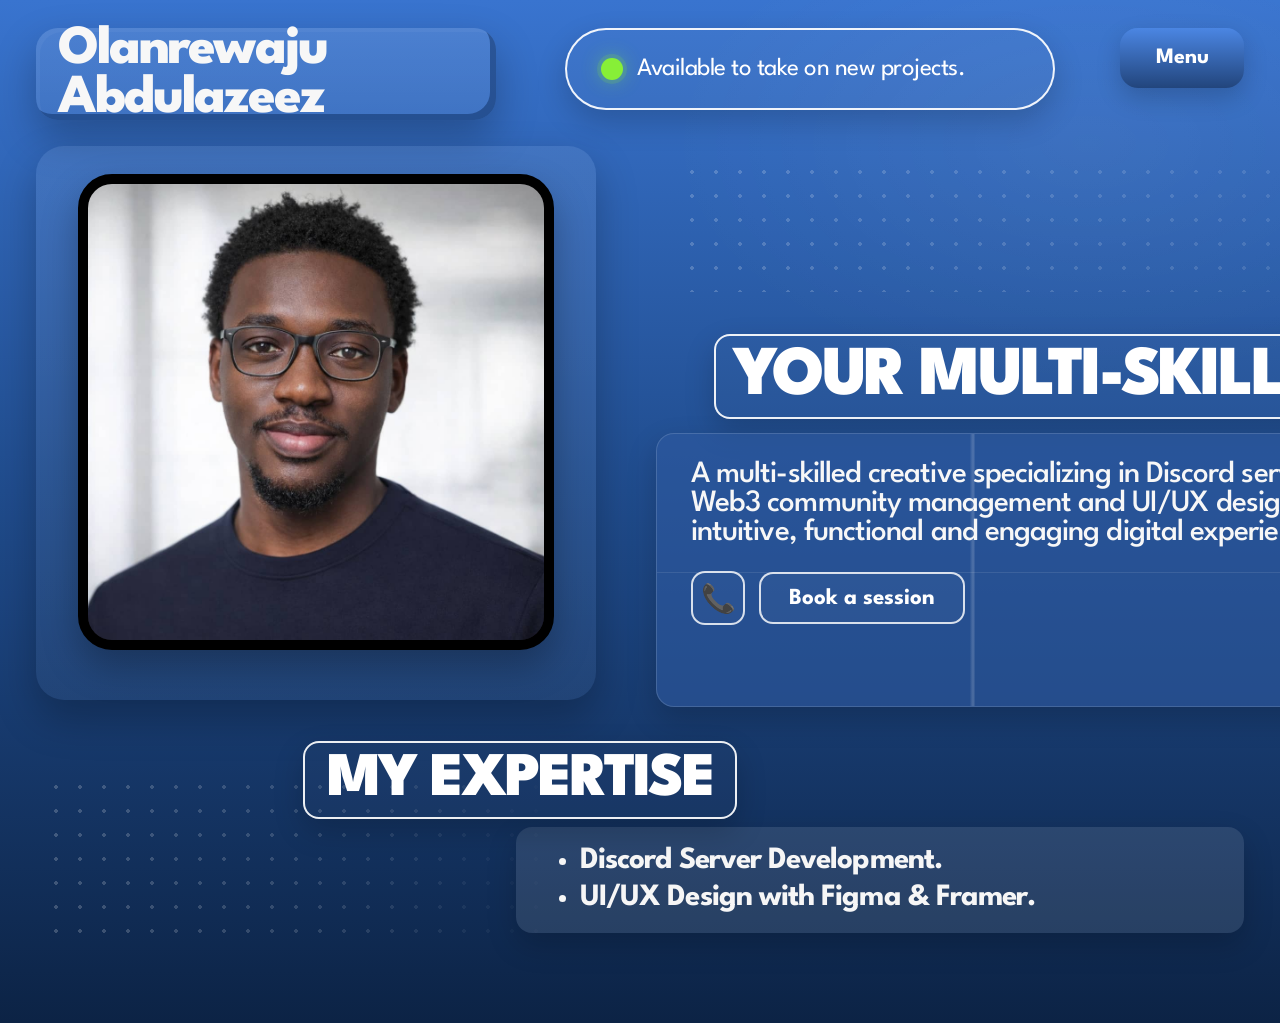
<file: index.html>
<!DOCTYPE html>
<html lang="en">
<head>
  <meta charset="UTF-8" />
  <meta name="viewport" content="width=device-width, initial-scale=1.0" />
  <title>Olanrewaju Abdulazeez</title>

  <link rel="preconnect" href="https://fonts.googleapis.com">
  <link rel="preconnect" href="https://fonts.gstatic.com" crossorigin>
  <link href="https://fonts.googleapis.com/css2?family=League+Spartan:wght@500;600;700;800;900&display=swap" rel="stylesheet">

  <style>
    :root{
      --white:#ffffff;
      --green:#87ef37;
      --bg1:#3974cf;
      --bg2:#204c8d;
      --bg3:#0c2345;
      --panel:#2f5aa1;
      --panel2:rgba(255,255,255,.08);
      --panel3:rgba(255,255,255,.10);
      --stroke:rgba(255,255,255,.92);
      --grid:rgba(255,255,255,.14);
      --shadow:0 18px 40px rgba(0,0,0,.25);
      --softShadow:0 12px 30px rgba(0,0,0,.18);
      --font:"League Spartan", sans-serif;
      --max:1440px;
    }

    *{box-sizing:border-box}
    html,body{margin:0;padding:0}
    body{
      font-family:var(--font);
      color:var(--white);
      min-height:100vh;
      background:
        radial-gradient(700px 400px at 85% 14%, rgba(255,255,255,.05), transparent 60%),
        linear-gradient(180deg, var(--bg1) 0%, var(--bg2) 48%, var(--bg3) 100%);
      overflow-x:hidden;
    }

    a{text-decoration:none;color:inherit}

    .page{
      width:min(100%, var(--max));
      margin:0 auto;
      padding:28px 36px 42px;
      position:relative;
    }

    /* top bar */
    .top{
      display:grid;
      grid-template-columns: 460px 1fr 120px;
      align-items:start;
      gap:26px;
    }

    .name-box{
      height:92px;
      display:flex;
      align-items:center;
      padding:0 22px;
      border-radius:22px;
      background:linear-gradient(180deg, rgba(255,255,255,.10), rgba(255,255,255,.06));
      box-shadow:
        inset -6px -6px 0 rgba(18,52,107,.55),
        inset 4px 4px 0 rgba(255,255,255,.04),
        var(--shadow);
    }

    .name-box h1{
      margin:0;
      font-size:55px;
      line-height:.9;
      letter-spacing:-.035em;
      font-weight:800;
      color:#f7f7f7;
    }

    .status-wrap{
      display:flex;
      justify-content:center;
    }

    .status{
      width:490px;
      height:82px;
      border:2px solid rgba(255,255,255,.92);
      border-radius:999px;
      display:flex;
      align-items:center;
      gap:14px;
      padding:0 34px;
      background:rgba(255,255,255,.03);
      box-shadow:var(--softShadow);
    }

    .status-dot{
      width:22px;
      height:22px;
      border-radius:50%;
      background:var(--green);
      box-shadow:0 0 0 4px rgba(135,239,55,.14), 0 0 20px rgba(135,239,55,.45);
      flex:0 0 auto;
    }

    .status span{
      font-size:25px;
      line-height:1;
      letter-spacing:-.02em;
    }

    .menu-wrap{
      justify-self:end;
      position:relative;
    }

    .menu-btn{
      width:124px;
      height:60px;
      border:none;
      border-radius:18px;
      cursor:pointer;
      color:#fff;
      background:linear-gradient(180deg, #4b86e3 0%, #22457c 100%);
      box-shadow:0 10px 25px rgba(0,0,0,.18);
      font-family:var(--font);
      font-size:22px;
      font-weight:700;
      transition:transform .18s ease, box-shadow .18s ease;
    }

    .menu-btn:hover{
      transform:translateY(-1px);
      box-shadow:0 14px 28px rgba(0,0,0,.24);
    }

    .menu-preview{
      position:absolute;
      top:74px;
      right:0;
      min-width:220px;
      padding:10px;
      border-radius:16px;
      background:rgba(10,24,48,.94);
      border:1px solid rgba(255,255,255,.12);
      box-shadow:0 20px 40px rgba(0,0,0,.25);
      opacity:0;
      transform:translateY(8px);
      pointer-events:none;
      transition:all .18s ease;
      z-index:20;
    }

    .menu-wrap:hover .menu-preview,
    .menu-wrap.open .menu-preview{
      opacity:1;
      transform:translateY(0);
      pointer-events:auto;
    }

    .menu-preview a{
      display:block;
      padding:12px 14px;
      border-radius:12px;
      font-size:18px;
      font-weight:600;
    }

    .menu-preview a:hover{
      background:rgba(255,255,255,.08);
    }

    /* hero area */
    .hero{
      margin-top:18px;
      display:grid;
      grid-template-columns: 560px 1fr;
      gap:60px;
      align-items:start;
    }

    .portrait-panel{
      margin-top:8px;
      width:100%;
      height:554px;
      border-radius:28px;
      background:linear-gradient(180deg, rgba(255,255,255,.08), rgba(255,255,255,.04));
      padding:28px 22px 22px;
      box-shadow:var(--shadow);
      display:flex;
      align-items:flex-start;
      justify-content:center;
    }

    .portrait-frame{
      width:100%;
      max-width:476px;
      aspect-ratio: 1 / 1;
      border-radius:34px;
      overflow:hidden;
      border:10px solid #000;
      background:#111;
      box-shadow:0 16px 36px rgba(0,0,0,.28);
    }

    .portrait-frame img{
      width:100%;
      height:100%;
      object-fit:cover;
      display:block;
    }

    .hero-right{
      position:relative;
      min-height:560px;
      padding-top:4px;
    }

    .dots-top{
      width:100%;
      height:132px;
      margin:18px 0 42px 24px;
      background-image:radial-gradient(rgba(255,255,255,.28) 1.6px, transparent 1.6px);
      background-size:24px 24px;
      opacity:.7;
      mask-image:linear-gradient(90deg, rgba(0,0,0,1), rgba(0,0,0,.55), transparent);
      -webkit-mask-image:linear-gradient(90deg, rgba(0,0,0,1), rgba(0,0,0,.55), transparent);
    }

    .title-box{
      margin-left:58px;
      width:max-content;
      max-width:calc(100% - 58px);
      border:2px solid rgba(255,255,255,.92);
      border-radius:16px;
      padding:10px 18px 8px;
      background:rgba(255,255,255,.02);
      box-shadow:var(--softShadow);
    }

    .title-box h2{
      margin:0;
      font-size:70px;
      line-height:.9;
      letter-spacing:-.045em;
      font-weight:900;
      text-transform:uppercase;
      white-space:nowrap;
    }

    .info-card{
      margin-top:14px;
      width:calc(100% - 6px);
      min-height:274px;
      border-radius:18px;
      background:rgba(47,90,161,.58);
      border:1px solid rgba(255,255,255,.14);
      overflow:hidden;
      position:relative;
      box-shadow:var(--softShadow);
    }

    .info-card::before{
      content:"";
      position:absolute;
      inset:0;
      background:
        linear-gradient(to right,
          transparent 24.8%, rgba(255,255,255,.16) 25%, rgba(255,255,255,.16) 25.12%, transparent 25.24%,
          transparent 49.8%, rgba(255,255,255,.16) 50%, rgba(255,255,255,.16) 50.12%, transparent 50.24%,
          transparent 74.8%, rgba(255,255,255,.16) 75%, rgba(255,255,255,.16) 75.12%, transparent 75.24%),
        linear-gradient(to bottom,
          transparent 50.8%, rgba(255,255,255,.16) 51%, rgba(255,255,255,.16) 51.12%, transparent 51.24%);
      pointer-events:none;
    }

    .info-inner{
      position:relative;
      z-index:2;
      padding:26px 34px 22px 34px;
      height:100%;
      display:flex;
      flex-direction:column;
    }

    .info-inner p{
      margin:0;
      max-width:860px;
      font-size:31px;
      line-height:.94;
      letter-spacing:-.03em;
      font-weight:500;
      color:#f7f7f7;
    }

    .cta-row{
      margin-top:auto;
      display:flex;
      align-items:center;
      gap:14px;
      padding-top:24px;
    }

    .phone{
      width:54px;
      height:54px;
      border-radius:14px;
      border:2px solid rgba(255,255,255,.82);
      display:flex;
      align-items:center;
      justify-content:center;
      font-size:28px;
      background:rgba(255,255,255,.02);
    }

    .session-btn{
      min-width:188px;
      height:52px;
      padding:0 28px;
      border-radius:14px;
      border:2px solid rgba(255,255,255,.82);
      display:inline-flex;
      align-items:center;
      justify-content:center;
      font-size:23px;
      font-weight:700;
      color:#fff;
      background:rgba(255,255,255,.03);
      transition:all .16s ease;
    }

    .session-btn:hover{
      background:#fff;
      color:#234783;
      transform:translateY(-1px);
    }

    /* expertise */
    .expertise{
      position:relative;
      margin-top:34px;
      min-height:240px;
    }

    .dots-bottom{
      position:absolute;
      left:8px;
      top:34px;
      width:520px;
      height:170px;
      background-image:radial-gradient(rgba(255,255,255,.28) 1.6px, transparent 1.6px);
      background-size:24px 24px;
      opacity:.72;
      mask-image:linear-gradient(90deg, rgba(0,0,0,1), rgba(0,0,0,.72), transparent);
      -webkit-mask-image:linear-gradient(90deg, rgba(0,0,0,1), rgba(0,0,0,.72), transparent);
    }

    .expertise-title{
      position:relative;
      z-index:2;
      width:max-content;
      margin:0 auto;
      transform:translateX(-120px);
      border:2px solid rgba(255,255,255,.92);
      border-radius:16px;
      padding:10px 22px 8px;
      background:rgba(255,255,255,.02);
      box-shadow:var(--softShadow);
    }

    .expertise-title h3{
      margin:0;
      font-size:62px;
      line-height:.9;
      font-weight:900;
      letter-spacing:-.045em;
      text-transform:uppercase;
    }

    .expertise-box{
      position:relative;
      z-index:1;
      width:728px;
      min-height:106px;
      margin:8px 0 0 auto;
      border-radius:16px;
      background:rgba(255,255,255,.10);
      box-shadow:var(--softShadow);
      padding:18px 28px 18px 34px;
      display:flex;
      align-items:center;
    }

    .expertise-box ul{
      margin:0;
      padding-left:30px;
    }

    .expertise-box li{
      font-size:31px;
      line-height:1.05;
      letter-spacing:-.03em;
      font-weight:700;
      color:#f6f6f6;
    }

    .expertise-box li + li{
      margin-top:4px;
    }

    @media (max-width: 1260px){
      .top{
        grid-template-columns:1fr;
      }

      .status-wrap{justify-content:flex-start}
      .menu-wrap{justify-self:start}

      .hero{
        grid-template-columns:1fr;
        gap:30px;
      }

      .hero-right{
        min-height:auto;
      }

      .title-box{
        margin-left:0;
      }

      .title-box h2{
        white-space:normal;
        font-size:52px;
      }

      .info-inner p,
      .expertise-box li{
        font-size:24px;
      }

      .expertise-title{
        transform:none;
        margin-left:0;
      }

      .expertise-box{
        width:100%;
      }
    }

    @media (max-width: 780px){
      .page{
        padding:18px 14px 26px;
      }

      .name-box{
        height:74px;
        padding:0 16px;
      }

      .name-box h1{
        font-size:34px;
      }

      .status{
        width:100%;
        height:66px;
        padding:0 18px;
      }

      .status span{
        font-size:19px;
      }

      .portrait-panel{
        height:auto;
        padding:18px 14px 14px;
      }

      .title-box h2{
        font-size:36px;
      }

      .info-inner{
        padding:18px;
      }

      .info-inner p{
        font-size:20px;
      }

      .session-btn{
        font-size:19px;
        min-width:auto;
        padding:0 16px;
      }

      .phone{
        width:48px;
        height:48px;
        font-size:24px;
      }

      .expertise-title h3{
        font-size:40px;
      }

      .expertise-box li{
        font-size:22px;
      }

      .menu-preview{
        right:auto;
        left:0;
      }
    }
  </style>
</head>
<body>
  <div class="page">
    <div class="top">
      <div class="name-box">
        <h1>Olanrewaju Abdulazeez</h1>
      </div>

      <div class="status-wrap">
        <div class="status">
          <span class="status-dot"></span>
          <span>Available to take on new projects.</span>
        </div>
      </div>

      <div class="menu-wrap" id="menuWrap">
        <button class="menu-btn" id="menuBtn" type="button">Menu</button>
        <div class="menu-preview">
          <a href="index.html">Home</a>
          <a href="about.html">About me</a>
          <a href="work.html">Completed Jobs</a>
        </div>
      </div>
    </div>

    <main class="hero">
      <div class="portrait-panel">
        <div class="portrait-frame">
          <img src="assets/img/portrait.jpg" alt="Olanrewaju Abdulazeez portrait">
        </div>
      </div>

      <div class="hero-right">
        <div class="dots-top"></div>

        <div class="title-box">
          <h2>YOUR MULTI-SKILLED DIGITAL CREATOR</h2>
        </div>

        <div class="info-card">
          <div class="info-inner">
            <p>
              A multi-skilled creative specializing in Discord server
              development, Web3 community management and UI/UX design.
              I focus on building intuitive, functional and engaging
              digital experiences.
            </p>

            <div class="cta-row">
              <div class="phone">📞</div>
              <a class="session-btn" href="https://cal.com/olanrewajuabdulazeez/30min" target="_blank" rel="noopener noreferrer">
                Book a session
              </a>
            </div>
          </div>
        </div>
      </div>
    </main>

    <section class="expertise">
      <div class="dots-bottom"></div>

      <div class="expertise-title">
        <h3>MY EXPERTISE</h3>
      </div>

      <div class="expertise-box">
        <ul>
          <li>Discord Server Development.</li>
          <li>UI/UX Design with Figma &amp; Framer.</li>
        </ul>
      </div>
    </section>
  </div>

  <script>
    const menuWrap = document.getElementById("menuWrap");
    const menuBtn = document.getElementById("menuBtn");

    menuBtn.addEventListener("click", function () {
      menuWrap.classList.toggle("open");
    });

    document.addEventListener("click", function (e) {
      if (!menuWrap.contains(e.target)) {
        menuWrap.classList.remove("open");
      }
    });
  </script>
</body>
</html>
</file>
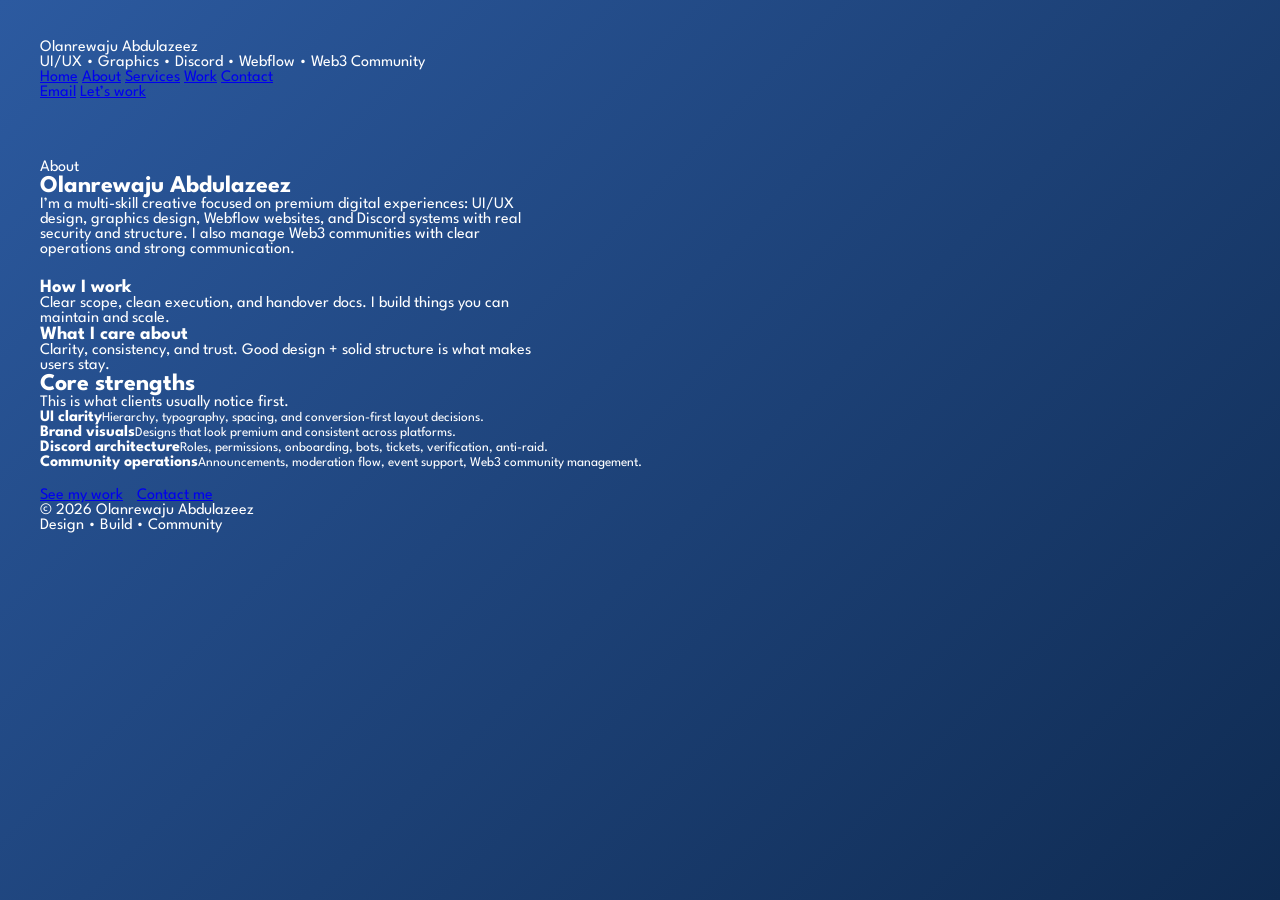
<file: about.html>
<!doctype html>
<html lang="en">
<head>
  <meta charset="utf-8" />
  <meta name="viewport" content="width=device-width,initial-scale=1" />
  <title>About — Olanrewaju Abdulazeez</title>

  <link rel="preconnect" href="https://fonts.googleapis.com">
  <link rel="preconnect" href="https://fonts.gstatic.com" crossorigin>
  <link href="https://fonts.googleapis.com/css2?family=League+Spartan:wght@400;600;700;800;900&display=swap" rel="stylesheet">
  <link rel="stylesheet" href="assets/css/styles.css" />
</head>

<body>
  <div class="bg-glow"></div>

  <header class="topbar">
    <div class="container">
      <nav class="nav">
        <div class="brand">
          <div class="brand-badge"></div>
          <div>
            <p class="brand-title">Olanrewaju Abdulazeez</p>
            <p class="brand-sub">UI/UX • Graphics • Discord • Webflow • Web3 Community</p>
          </div>
        </div>

        <div class="navlinks">
          <a data-nav href="index.html">Home</a>
          <a data-nav href="about.html">About</a>
          <a data-nav href="services.html">Services</a>
          <a data-nav href="work.html">Work</a>
          <a data-nav href="contact.html">Contact</a>
        </div>

        <div class="actions">
          <a class="btn" href="mailto:eazyholar2607@gmail.com">Email</a>
          <a class="btn primary" href="contact.html">Let’s work</a>
        </div>
      </nav>
    </div>
  </header>

  <main>
    <section class="hero">
      <div class="container">
        <div class="kicker">About</div>
        <h1 class="h1">Olanrewaju Abdulazeez</h1>
        <p class="lead">
          I’m a multi-skill creative focused on premium digital experiences: UI/UX design, graphics design,
          Webflow websites, and Discord systems with real security and structure. I also manage Web3 communities
          with clear operations and strong communication.
        </p>

        <div class="grid split" style="margin-top:22px;">
          <div class="card">
            <h3 class="card-title">How I work</h3>
            <p>Clear scope, clean execution, and handover docs. I build things you can maintain and scale.</p>
          </div>
          <div class="card">
            <h3 class="card-title">What I care about</h3>
            <p>Clarity, consistency, and trust. Good design + solid structure is what makes users stay.</p>
          </div>
        </div>
      </div>
    </section>

    <section class="section">
      <div class="container">
        <h2 class="h2">Core strengths</h2>
        <p class="section-lead">This is what clients usually notice first.</p>

        <div class="grid split">
          <div class="list">
            <div class="item"><b>UI clarity</b><small>Hierarchy, typography, spacing, and conversion-first layout decisions.</small></div>
            <div class="item"><b>Brand visuals</b><small>Designs that look premium and consistent across platforms.</small></div>
          </div>
          <div class="list">
            <div class="item"><b>Discord architecture</b><small>Roles, permissions, onboarding, bots, tickets, verification, anti-raid.</small></div>
            <div class="item"><b>Community operations</b><small>Announcements, moderation flow, event support, Web3 community management.</small></div>
          </div>
        </div>

        <div style="margin-top:18px;">
          <a class="btn primary" href="work.html">See my work</a>
          <a class="btn" href="contact.html" style="margin-left:10px;">Contact me</a>
        </div>
      </div>
    </section>
  </main>

  <footer class="footer">
    <div class="container footer-inner">
      <div>© <span id="yr"></span> Olanrewaju Abdulazeez</div>
      <div class="mono">Design • Build • Community</div>
    </div>
  </footer>

  <script src="assets/js/main.js"></script>
</body>
</html>
</file>
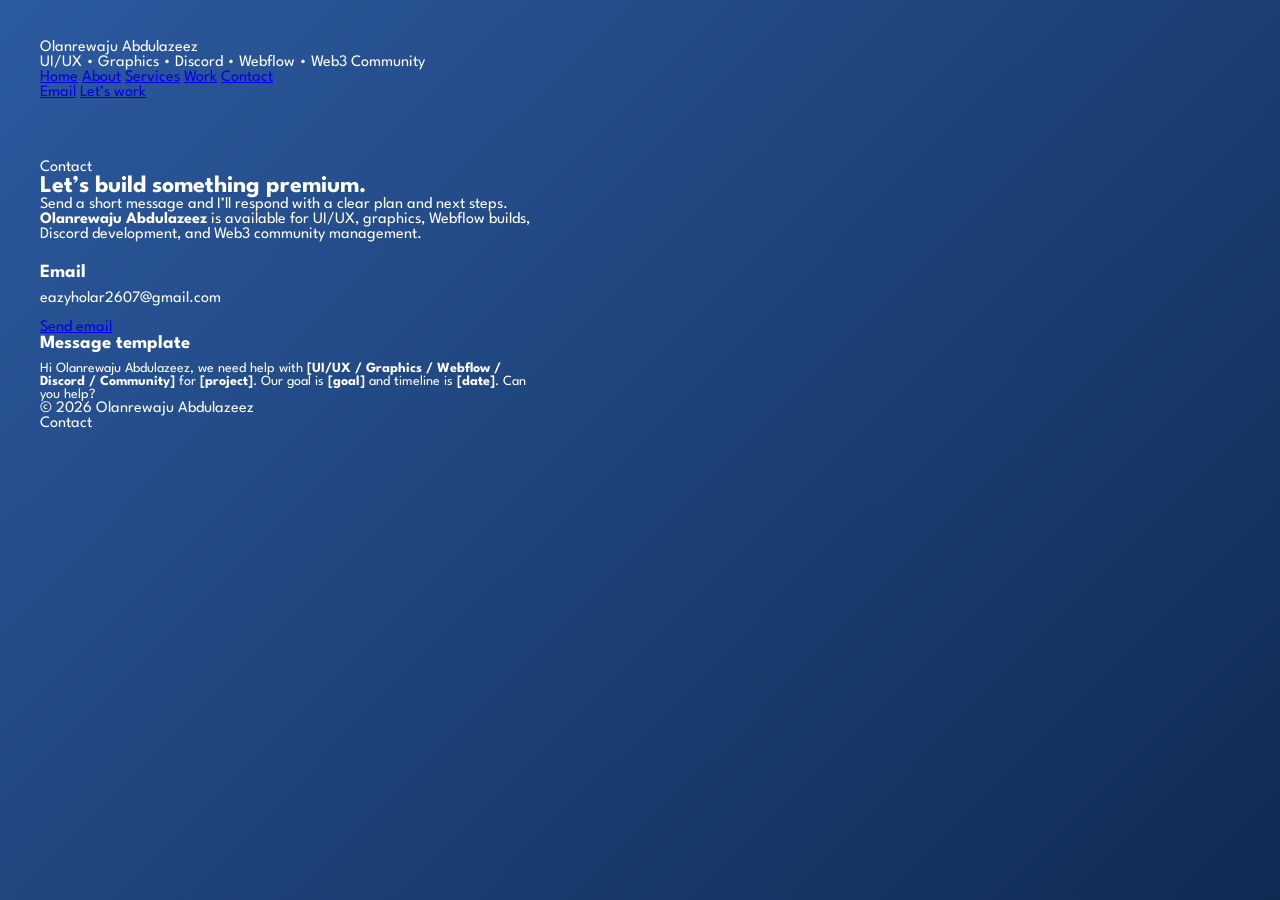
<file: contact.html>
<!doctype html>
<html lang="en">
<head>
  <meta charset="utf-8" />
  <meta name="viewport" content="width=device-width,initial-scale=1" />
  <title>Contact — Olanrewaju Abdulazeez</title>

  <link rel="preconnect" href="https://fonts.googleapis.com">
  <link rel="preconnect" href="https://fonts.gstatic.com" crossorigin>
  <link href="https://fonts.googleapis.com/css2?family=League+Spartan:wght@400;600;700;800;900&display=swap" rel="stylesheet">
  <link rel="stylesheet" href="assets/css/styles.css" />
</head>

<body>
  <div class="bg-glow"></div>

  <header class="topbar">
    <div class="container">
      <nav class="nav">
        <div class="brand">
          <div class="brand-badge"></div>
          <div>
            <p class="brand-title">Olanrewaju Abdulazeez</p>
            <p class="brand-sub">UI/UX • Graphics • Discord • Webflow • Web3 Community</p>
          </div>
        </div>

        <div class="navlinks">
          <a data-nav href="index.html">Home</a>
          <a data-nav href="about.html">About</a>
          <a data-nav href="services.html">Services</a>
          <a data-nav href="work.html">Work</a>
          <a data-nav href="contact.html">Contact</a>
        </div>

        <div class="actions">
          <a class="btn" href="mailto:eazyholar2607@gmail.com">Email</a>
          <a class="btn primary" href="contact.html">Let’s work</a>
        </div>
      </nav>
    </div>
  </header>

  <main>
    <section class="hero">
      <div class="container">
        <div class="kicker">Contact</div>
        <h1 class="h1">Let’s build something premium.</h1>
        <p class="lead">
          Send a short message and I’ll respond with a clear plan and next steps.
          <b>Olanrewaju Abdulazeez</b> is available for UI/UX, graphics, Webflow builds, Discord development, and Web3 community management.
        </p>

        <div class="grid split" style="margin-top:22px;">
          <div class="card">
            <h3 class="card-title">Email</h3>
            <p class="mono" style="margin-top:10px;">eazyholar2607@gmail.com</p>
            <div style="margin-top:14px;">
              <a class="btn primary" href="mailto:eazyholar2607@gmail.com?subject=Project%20Inquiry%20-%20Olanrewaju%20Abdulazeez">Send email</a>
            </div>
          </div>

          <div class="card">
            <h3 class="card-title">Message template</h3>
            <p style="margin-top:10px; color:var(--muted); font-size:14px;">
              Hi Olanrewaju Abdulazeez, we need help with <b>[UI/UX / Graphics / Webflow / Discord / Community]</b> for <b>[project]</b>.
              Our goal is <b>[goal]</b> and timeline is <b>[date]</b>. Can you help?
            </p>
          </div>
        </div>

      </div>
    </section>
  </main>

  <footer class="footer">
    <div class="container footer-inner">
      <div>© <span id="yr"></span> Olanrewaju Abdulazeez</div>
      <div class="mono">Contact</div>
    </div>
  </footer>

  <script src="assets/js/main.js"></script>
</body>
</html>
</file>
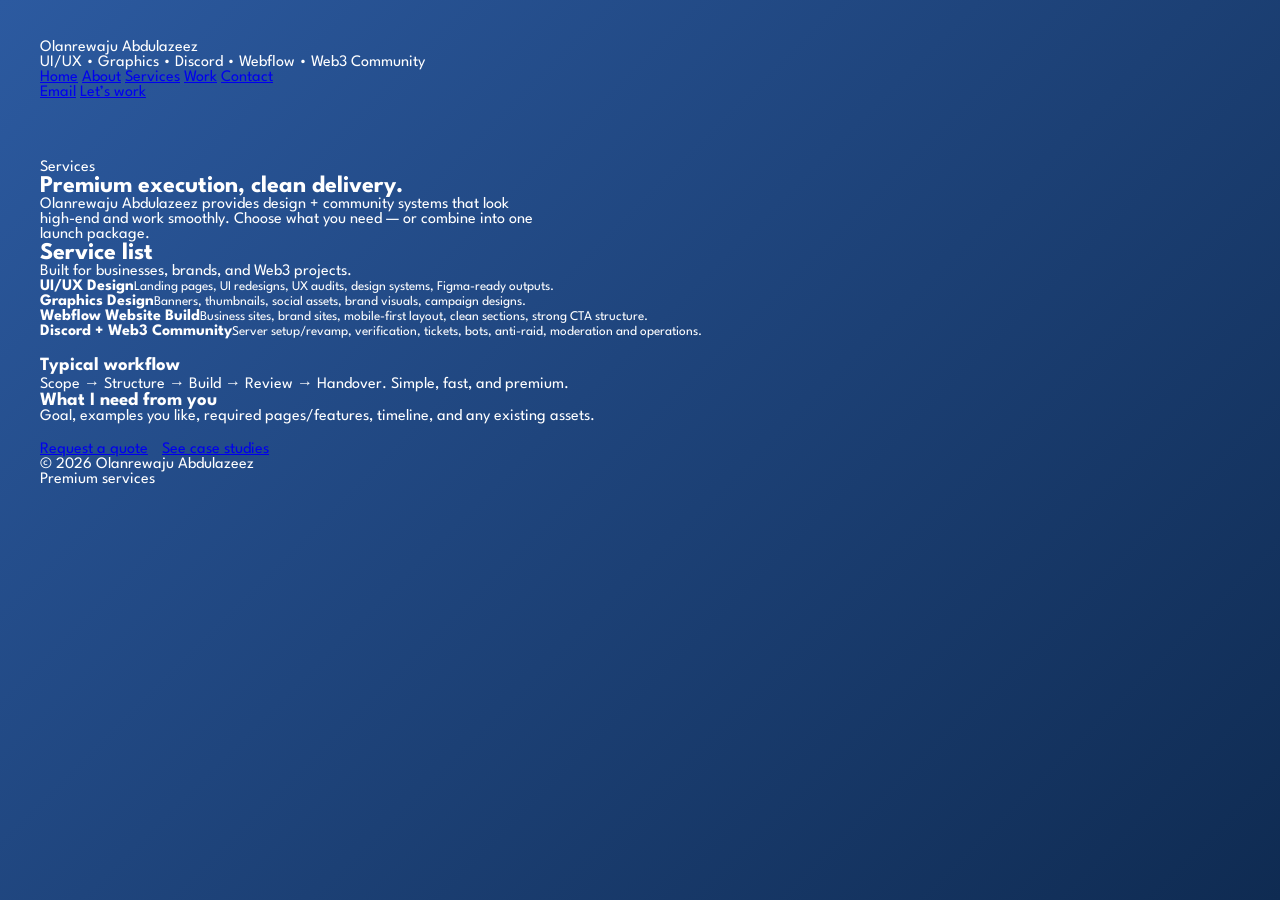
<file: services.html>
<!doctype html>
<html lang="en">
<head>
  <meta charset="utf-8" />
  <meta name="viewport" content="width=device-width,initial-scale=1" />
  <title>Services — Olanrewaju Abdulazeez</title>

  <link rel="preconnect" href="https://fonts.googleapis.com">
  <link rel="preconnect" href="https://fonts.gstatic.com" crossorigin>
  <link href="https://fonts.googleapis.com/css2?family=League+Spartan:wght@400;600;700;800;900&display=swap" rel="stylesheet">
  <link rel="stylesheet" href="assets/css/styles.css" />
</head>

<body>
  <div class="bg-glow"></div>

  <header class="topbar">
    <div class="container">
      <nav class="nav">
        <div class="brand">
          <div class="brand-badge"></div>
          <div>
            <p class="brand-title">Olanrewaju Abdulazeez</p>
            <p class="brand-sub">UI/UX • Graphics • Discord • Webflow • Web3 Community</p>
          </div>
        </div>

        <div class="navlinks">
          <a data-nav href="index.html">Home</a>
          <a data-nav href="about.html">About</a>
          <a data-nav href="services.html">Services</a>
          <a data-nav href="work.html">Work</a>
          <a data-nav href="contact.html">Contact</a>
        </div>

        <div class="actions">
          <a class="btn" href="mailto:eazyholar2607@gmail.com">Email</a>
          <a class="btn primary" href="contact.html">Let’s work</a>
        </div>
      </nav>
    </div>
  </header>

  <main>
    <section class="hero">
      <div class="container">
        <div class="kicker">Services</div>
        <h1 class="h1">Premium execution, clean delivery.</h1>
        <p class="lead">
          Olanrewaju Abdulazeez provides design + community systems that look high-end and work smoothly.
          Choose what you need — or combine into one launch package.
        </p>
      </div>
    </section>

    <section class="section">
      <div class="container">
        <h2 class="h2">Service list</h2>
        <p class="section-lead">Built for businesses, brands, and Web3 projects.</p>

        <div class="grid split">
          <div class="list">
            <div class="item"><b>UI/UX Design</b><small>Landing pages, UI redesigns, UX audits, design systems, Figma-ready outputs.</small></div>
            <div class="item"><b>Graphics Design</b><small>Banners, thumbnails, social assets, brand visuals, campaign designs.</small></div>
          </div>
          <div class="list">
            <div class="item"><b>Webflow Website Build</b><small>Business sites, brand sites, mobile-first layout, clean sections, strong CTA structure.</small></div>
            <div class="item"><b>Discord + Web3 Community</b><small>Server setup/revamp, verification, tickets, bots, anti-raid, moderation and operations.</small></div>
          </div>
        </div>

        <div class="grid split" style="margin-top:18px;">
          <div class="card">
            <h3 class="card-title">Typical workflow</h3>
            <p>Scope → Structure → Build → Review → Handover. Simple, fast, and premium.</p>
          </div>
          <div class="card">
            <h3 class="card-title">What I need from you</h3>
            <p>Goal, examples you like, required pages/features, timeline, and any existing assets.</p>
          </div>
        </div>

        <div style="margin-top:18px;">
          <a class="btn primary" href="contact.html">Request a quote</a>
          <a class="btn" href="work.html" style="margin-left:10px;">See case studies</a>
        </div>
      </div>
    </section>
  </main>

  <footer class="footer">
    <div class="container footer-inner">
      <div>© <span id="yr"></span> Olanrewaju Abdulazeez</div>
      <div class="mono">Premium services</div>
    </div>
  </footer>

  <script src="assets/js/main.js"></script>
</body>
</html>
</file>
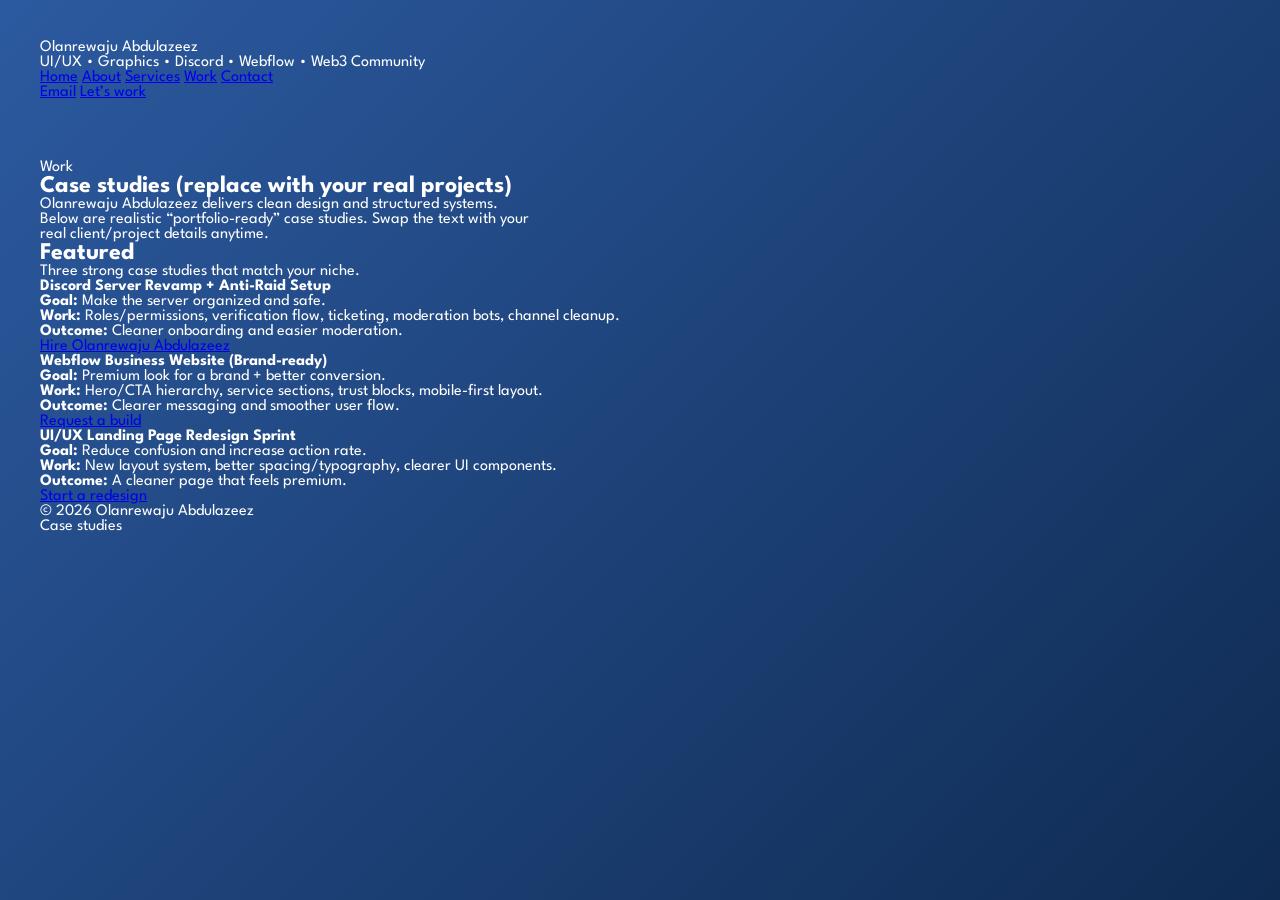
<file: work.html>
<!doctype html>
<html lang="en">
<head>
  <meta charset="utf-8" />
  <meta name="viewport" content="width=device-width,initial-scale=1" />
  <title>Work — Olanrewaju Abdulazeez</title>

  <link rel="preconnect" href="https://fonts.googleapis.com">
  <link rel="preconnect" href="https://fonts.gstatic.com" crossorigin>
  <link href="https://fonts.googleapis.com/css2?family=League+Spartan:wght@400;600;700;800;900&display=swap" rel="stylesheet">
  <link rel="stylesheet" href="assets/css/styles.css" />
</head>

<body>
  <div class="bg-glow"></div>

  <header class="topbar">
    <div class="container">
      <nav class="nav">
        <div class="brand">
          <div class="brand-badge"></div>
          <div>
            <p class="brand-title">Olanrewaju Abdulazeez</p>
            <p class="brand-sub">UI/UX • Graphics • Discord • Webflow • Web3 Community</p>
          </div>
        </div>

        <div class="navlinks">
          <a data-nav href="index.html">Home</a>
          <a data-nav href="about.html">About</a>
          <a data-nav href="services.html">Services</a>
          <a data-nav href="work.html">Work</a>
          <a data-nav href="contact.html">Contact</a>
        </div>

        <div class="actions">
          <a class="btn" href="mailto:eazyholar2607@gmail.com">Email</a>
          <a class="btn primary" href="contact.html">Let’s work</a>
        </div>
      </nav>
    </div>
  </header>

  <main>
    <section class="hero">
      <div class="container">
        <div class="kicker">Work</div>
        <h1 class="h1">Case studies (replace with your real projects)</h1>
        <p class="lead">
          Olanrewaju Abdulazeez delivers clean design and structured systems. Below are realistic “portfolio-ready” case studies.
          Swap the text with your real client/project details anytime.
        </p>
      </div>
    </section>

    <section class="section">
      <div class="container">
        <h2 class="h2">Featured</h2>
        <p class="section-lead">Three strong case studies that match your niche.</p>

        <div class="grid projects">
          <div class="item project">
            <b>Discord Server Revamp + Anti-Raid Setup</b>
            <p><b>Goal:</b> Make the server organized and safe.<br>
               <b>Work:</b> Roles/permissions, verification flow, ticketing, moderation bots, channel cleanup.<br>
               <b>Outcome:</b> Cleaner onboarding and easier moderation.</p>
            <a href="contact.html">Hire Olanrewaju Abdulazeez</a>
          </div>

          <div class="item project">
            <b>Webflow Business Website (Brand-ready)</b>
            <p><b>Goal:</b> Premium look for a brand + better conversion.<br>
               <b>Work:</b> Hero/CTA hierarchy, service sections, trust blocks, mobile-first layout.<br>
               <b>Outcome:</b> Clearer messaging and smoother user flow.</p>
            <a href="contact.html">Request a build</a>
          </div>

          <div class="item project">
            <b>UI/UX Landing Page Redesign Sprint</b>
            <p><b>Goal:</b> Reduce confusion and increase action rate.<br>
               <b>Work:</b> New layout system, better spacing/typography, clearer UI components.<br>
               <b>Outcome:</b> A cleaner page that feels premium.</p>
            <a href="contact.html">Start a redesign</a>
          </div>
        </div>
      </div>
    </section>
  </main>

  <footer class="footer">
    <div class="container footer-inner">
      <div>© <span id="yr"></span> Olanrewaju Abdulazeez</div>
      <div class="mono">Case studies</div>
    </div>
  </footer>

  <script src="assets/js/main.js"></script>
</body>
</html>
</file>
<file: assets/css/styles.css>
*{
margin:0;
padding:0;
box-sizing:border-box;
}

body{
font-family:'League Spartan',sans-serif;
color:white;

background:
linear-gradient(135deg,#2c5aa0,#0f2b52);

min-height:100vh;
padding:40px;
}

/* Top bar */

.topbar{
display:flex;
justify-content:space-between;
align-items:center;
margin-bottom:60px;
}

.logo{
font-size:28px;
font-weight:700;

padding:12px 28px;

background:rgba(255,255,255,0.08);

border-radius:16px;
box-shadow:0 6px 20px rgba(0,0,0,.25);
}

.availability{

display:flex;
align-items:center;
gap:10px;

padding:14px 28px;

border-radius:40px;

background:rgba(255,255,255,0.08);

border:1px solid rgba(255,255,255,0.25);

}

.dot{
width:12px;
height:12px;
background:#59ff6c;
border-radius:50%;
}

.menu{
background:rgba(255,255,255,0.15);
border:none;
padding:10px 24px;
border-radius:12px;
color:white;
font-size:16px;
cursor:pointer;
}


/* HERO */

.hero{

display:grid;

grid-template-columns:1fr 1.3fr;

gap:50px;

align-items:center;

}

/* portrait */

.portrait-card{

background:rgba(255,255,255,0.06);

padding:20px;

border-radius:24px;

box-shadow:0 20px 40px rgba(0,0,0,.35);

}

.portrait-card img{

width:100%;

border-radius:18px;

border:8px solid black;

}

/* hero right */

.hero-title{

font-size:54px;

font-weight:800;

border:2px solid rgba(255,255,255,.6);

display:inline-block;

padding:10px 20px;

border-radius:10px;

margin-bottom:25px;

}

.hero-box{

background:rgba(255,255,255,0.1);

padding:28px;

border-radius:18px;

max-width:650px;

line-height:1.5;

font-size:20px;

}

.cta{

margin-top:20px;

padding:12px 26px;

border-radius:12px;

border:2px solid white;

background:transparent;

color:white;

font-size:18px;

cursor:pointer;

}

.cta:hover{

background:white;

color:#1b3d6f;

}


/* expertise */

.expertise{

margin-top:80px;

text-align:center;

}

.expertise h2{

font-size:40px;

border:2px solid white;

display:inline-block;

padding:10px 30px;

border-radius:12px;

margin-bottom:30px;

}

.expertise-box{

background:rgba(255,255,255,0.12);

display:inline-block;

padding:30px 60px;

border-radius:18px;

font-size:22px;

}

.expertise-box ul{

list-style:disc;

text-align:left;

}
</file>
